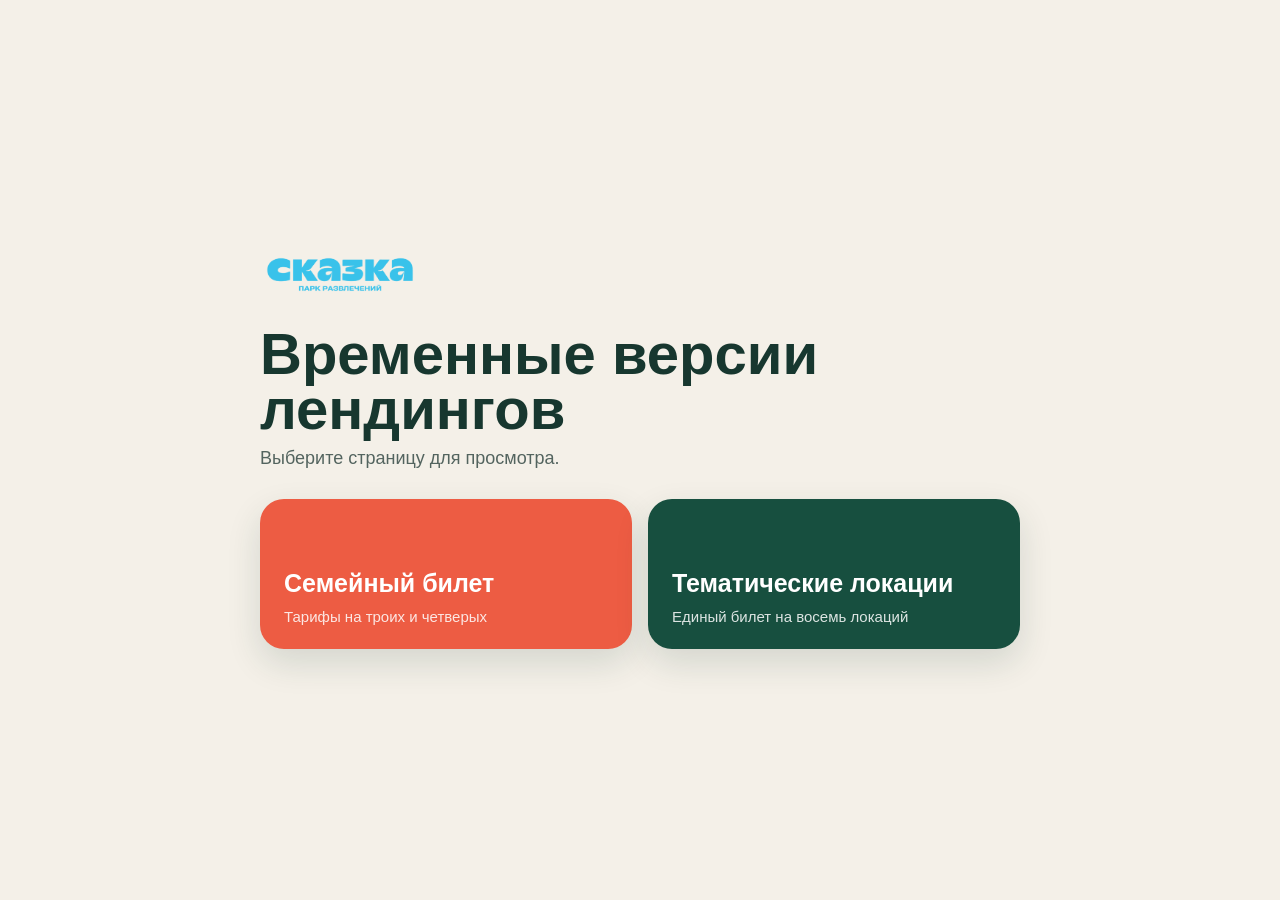
<file: index.html>
<!doctype html>
<html lang="ru">
<head>
  <meta charset="utf-8">
  <meta name="viewport" content="width=device-width, initial-scale=1">
  <meta name="robots" content="noindex, nofollow">
  <title>ВК-лендинги — Парк Сказка</title>
  <style>
    :root { color-scheme: light; font-family: Arial, sans-serif; }
    * { box-sizing: border-box; }
    body { margin: 0; min-height: 100vh; display: grid; place-items: center; padding: 24px; background: #f4f0e8; color: #17372f; }
    main { width: min(760px, 100%); }
    img { width: 160px; height: auto; display: block; margin-bottom: 28px; }
    h1 { margin: 0 0 12px; font-size: clamp(32px, 7vw, 58px); line-height: .95; }
    p { margin: 0 0 30px; color: #53645f; font-size: 18px; }
    nav { display: grid; grid-template-columns: repeat(2, minmax(0, 1fr)); gap: 16px; }
    a { display: grid; min-height: 150px; align-content: end; padding: 24px; border-radius: 24px; color: white; text-decoration: none; font-size: 25px; font-weight: 700; box-shadow: 0 14px 34px rgba(23,55,47,.14); transition: transform .2s ease; }
    a:first-child { background: #ed5c43; }
    a:last-child { background: #174f3f; }
    a:hover, a:focus-visible { transform: translateY(-3px); }
    a:focus-visible { outline: 4px solid #ffcf45; outline-offset: 4px; }
    small { display: block; margin-top: 10px; font-size: 15px; font-weight: 400; opacity: .85; }
    @media (max-width: 620px) { nav { grid-template-columns: 1fr; } a { min-height: 130px; } }
  </style>
</head>
<body>
  <main>
    <img src="family-ticket/assets/skazka-logo.png" alt="Парк Сказка">
    <h1>Временные версии лендингов</h1>
    <p>Выберите страницу для просмотра.</p>
    <nav aria-label="Лендинги">
      <a href="family-ticket/">Семейный билет<small>Тарифы на троих и четверых</small></a>
      <a href="theme-locations/">Тематические локации<small>Единый билет на восемь локаций</small></a>
    </nav>
  </main>
</body>
</html>
</file>
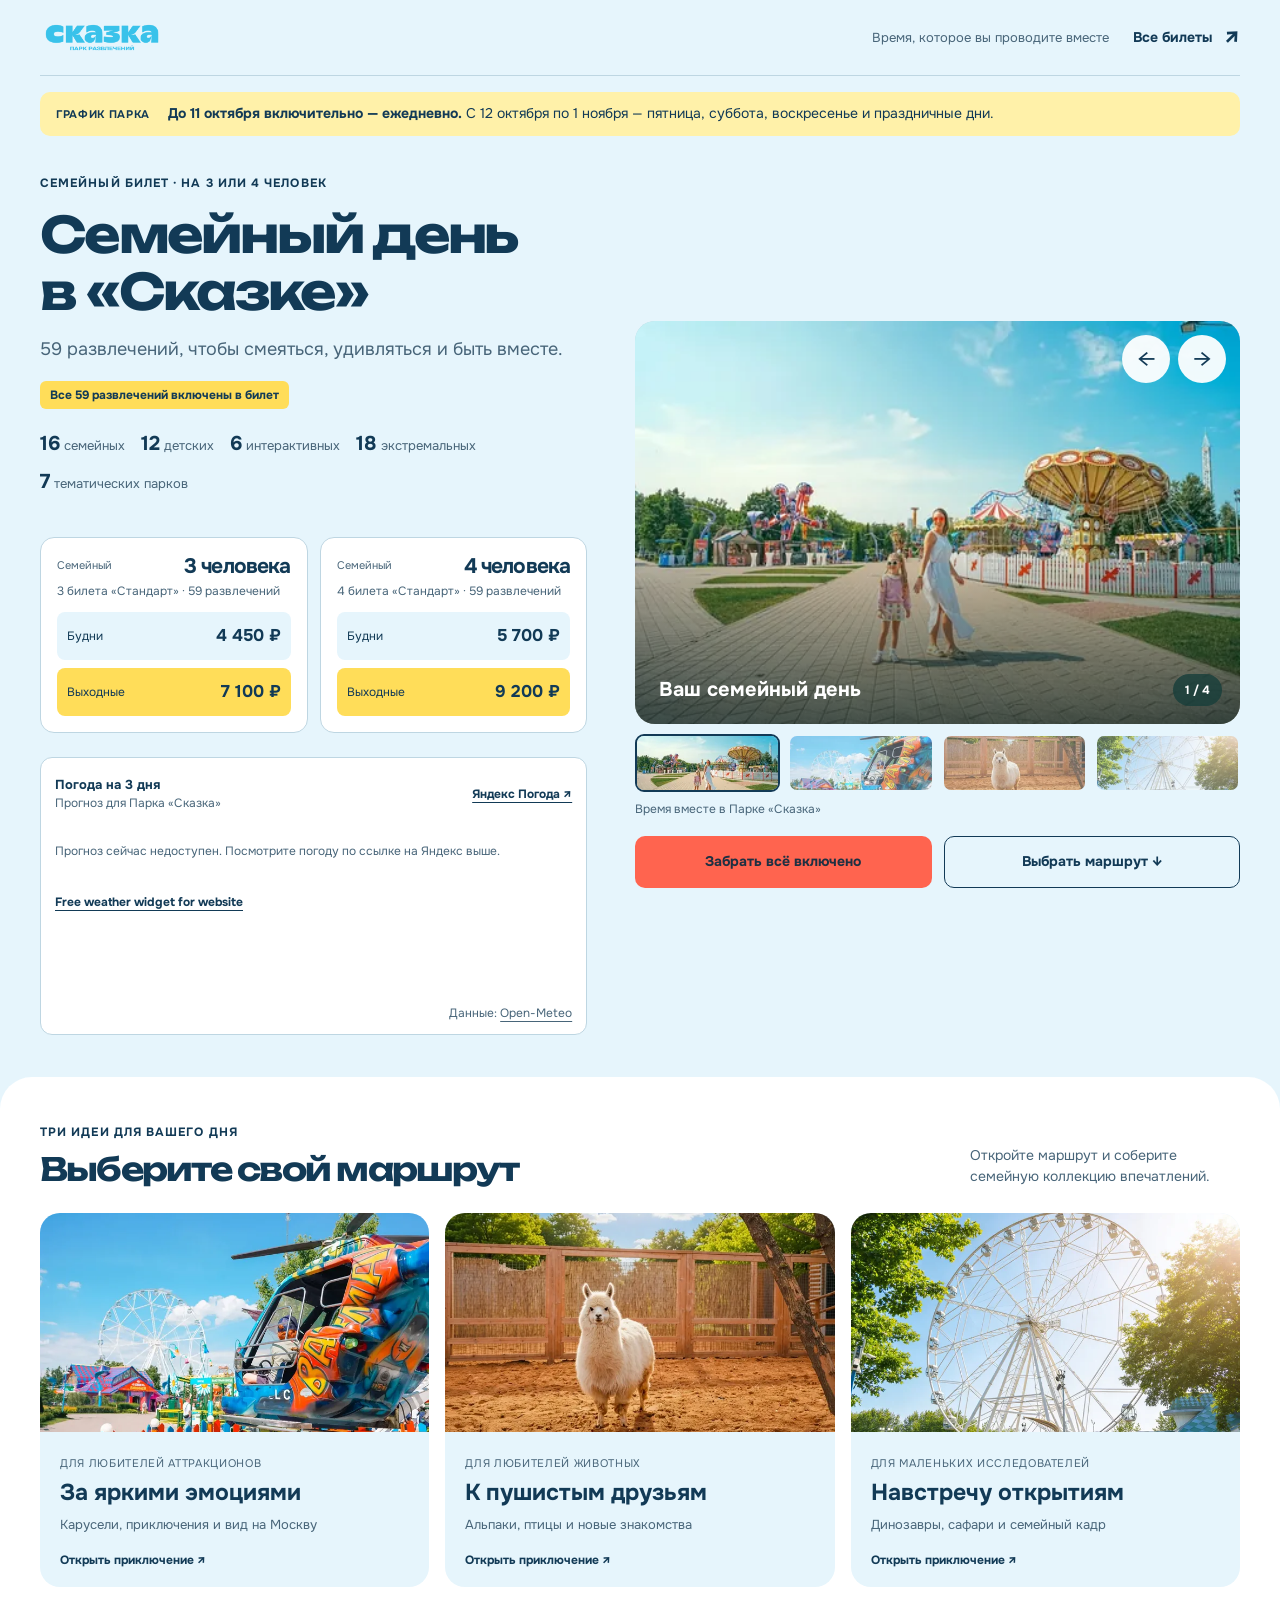
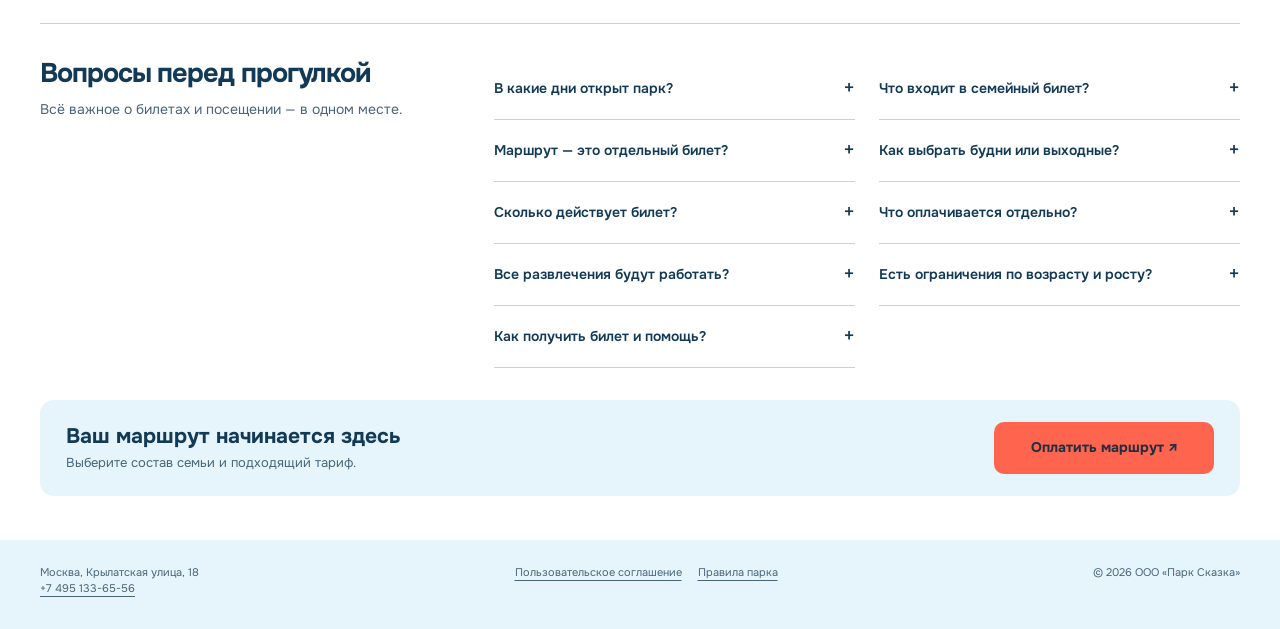
<file: family-ticket/index.html>
<!doctype html>
<html lang="ru">
<head>
<meta charset="utf-8">
<meta name="viewport" content="width=device-width, initial-scale=1, viewport-fit=cover">
<meta name="description" content="Семейный день в Парке «Сказка»: 59 развлечений в семейном билете на 3 или 4 человек. Точные тарифы на будни и выходные.">
<meta name="robots" content="noindex,nofollow">
<meta property="og:locale" content="ru_RU"><meta property="og:type" content="website"><meta property="og:site_name" content="Парк «Сказка»">
<meta property="og:title" content="Семейный день в Парке «Сказка»">
<meta property="og:description" content="59 развлечений для всей семьи. Билеты на 3 или 4 человек, тарифы на будни и выходные.">
<meta name="theme-color" content="#e6f5fc">
<title>Семейный билет — Парк «Сказка»</title>
<link rel="icon" href="favicon.svg" type="image/svg+xml" sizes="any">
<link rel="preload" href="../family-ticket/assets/fonts/onest-400.woff2" as="font" type="font/woff2" crossorigin>
<link rel="preload" href="../family-ticket/assets/fonts/unbounded-700.woff2" as="font" type="font/woff2" crossorigin>
<link rel="stylesheet" href="../shared/styles.css">
<script src="tracking-config.js"></script><script src="script.js" defer></script><script src="../shared/ui.js" defer></script>
</head>
<body data-page="family-ticket">
<noscript><div><img src="https://top-fwz1.mail.ru/counter?id=3794718;js=na" style="position:absolute;left:-9999px;" alt="Top.Mail.Ru"></div></noscript>
<noscript><div><img src="https://mc.yandex.ru/watch/107188789" style="position:absolute;left:-9999px;" alt=""></div></noscript>
<a class="skip-link" href="#tickets">К тарифам</a>
<header class="site-header wrap">
<a class="brand" href="https://parkskazka.com/" aria-label="На сайт Парка Сказка"><img src="assets/skazka-logo.png" alt="Парк Сказка" width="124" height="36"></a>
<p class="header-note">Время, которое вы проводите вместе</p>
<a class="header-buy" href="https://prices.parkskazka.com/">Все билеты</a>
</header>
<aside class="season-notice wrap" aria-label="График работы парка"><span>График парка</span><p><strong>До 11 октября включительно — ежедневно.</strong> С 12 октября по 1 ноября — пятница, суббота, воскресенье и праздничные дни.</p></aside>
<main>
<section class="hero wrap" aria-labelledby="family-title">
<div class="hero-copy"><p class="eyebrow">Семейный билет · на 3 или 4 человек</p><h1 id="family-title"><span>Семейный день</span><span>в «Сказке»</span></h1><p class="hero-lead">59 развлечений, чтобы смеяться, удивляться и быть вместе.</p><span class="included-label">Все 59 развлечений включены в билет</span><ul class="benefits" aria-label="Развлечения в билете"><li><strong>16</strong>семейных</li><li><strong>12</strong>детских</li><li><strong>6</strong>интерактивных</li><li><strong>18</strong>экстремальных</li><li><strong>7</strong>тематических парков</li></ul></div>
<div class="gallery-block"><div class="gallery" data-gallery role="group" aria-label="Фотогалерея">
<div class="gallery-stage">
<figure class="gallery-slide" data-name="Ваш семейный день"><img src="assets/hero-poster-480.webp" srcset="assets/hero-poster-480.webp 480w, assets/hero-poster-1200.webp 1200w" sizes="(max-width: 760px) calc(100vw - 32px), 48vw" alt="Время вместе в Парке «Сказка»" width="1200" height="800" draggable="false" fetchpriority="high"><figcaption>Ваш семейный день</figcaption></figure>
<figure class="gallery-slide" data-name="Аттракционы для всей семьи" hidden><img src="assets/ride-720.webp" srcset="assets/ride-720.webp 720w, assets/ride.webp 1440w" sizes="(max-width: 760px) calc(100vw - 32px), 48vw" alt="Семейный аттракцион в Парке «Сказка»" width="1200" height="800" draggable="false" loading="lazy"><figcaption>Аттракционы для всей семьи</figcaption></figure>
<figure class="gallery-slide" data-name="Встречи с альпаками" hidden><img src="assets/alpaca-720.webp" srcset="assets/alpaca-720.webp 720w, assets/alpaca.webp 1200w" sizes="(max-width: 760px) calc(100vw - 32px), 48vw" alt="Альпака в тематическом парке" width="1200" height="800" draggable="false" loading="lazy"><figcaption>Встречи с альпаками</figcaption></figure>
<figure class="gallery-slide" data-name="Москва с высоты" hidden><img src="assets/ferris-720.webp" srcset="assets/ferris-720.webp 720w, assets/ferris.webp 1440w" sizes="(max-width: 760px) calc(100vw - 32px), 48vw" alt="Колесо обозрения в Парке «Сказка»" width="1200" height="800" draggable="false" loading="lazy"><figcaption>Москва с высоты</figcaption></figure>
<div class="gallery-arrows"><button class="gallery-arrow" data-gallery-step="-1" type="button" aria-label="Предыдущая фотография">←</button><button class="gallery-arrow" data-gallery-step="1" type="button" aria-label="Следующая фотография">→</button></div><span class="gallery-counter" aria-hidden="true">1 / 4</span>
</div>
<div class="gallery-thumbs" style="--slides:4"><button class="gallery-thumb" type="button" aria-label="Показать: Ваш семейный день" aria-pressed="true"><img src="assets/hero-poster-240.webp" alt="" width="120" height="80" draggable="false" loading="lazy"></button><button class="gallery-thumb" type="button" aria-label="Показать: Аттракционы для всей семьи" aria-pressed="false"><img src="assets/ride-240.webp" alt="" width="120" height="80" draggable="false" loading="lazy"></button><button class="gallery-thumb" type="button" aria-label="Показать: Встречи с альпаками" aria-pressed="false"><img src="assets/alpaca-240.webp" alt="" width="120" height="80" draggable="false" loading="lazy"></button><button class="gallery-thumb" type="button" aria-label="Показать: Москва с высоты" aria-pressed="false"><img src="assets/ferris-240.webp" alt="" width="120" height="80" draggable="false" loading="lazy"></button></div>
<p class="gallery-status" aria-live="polite" aria-atomic="true">Время вместе в Парке «Сказка»</p>
</div><div class="hero-actions"><a class="button button--primary" data-micro-goal="family_tariff_selector_open" href="#tickets">Забрать всё включено</a><a class="button button--secondary" href="#routes">Выбрать маршрут ↓</a></div></div>
<div class="ticket-zone" id="tickets" role="group" aria-label="Тарифы семейного билета">
<article class="ticket-card"><div class="ticket-topline"><span>Семейный</span><h2>3 человека</h2></div><p class="ticket-includes">3 билета «Стандарт» · 59 развлечений</p><div class="ticket-prices"><a class="price-button" data-goal="family_3_weekday" data-product-id="13166429" data-tariff="weekday" data-price="4450" href="https://pay.parkskazka.com/goods/13166429?quantity=1"><span>Будни</span><strong>4 450 ₽</strong></a><a class="price-button price-button--weekend" data-goal="family_3_weekend" data-product-id="13166430" data-tariff="weekend" data-price="7100" href="https://pay.parkskazka.com/goods/13166430?quantity=1"><span>Выходные</span><strong>7 100 ₽</strong></a></div></article><article class="ticket-card"><div class="ticket-topline"><span>Семейный</span><h2>4 человека</h2></div><p class="ticket-includes">4 билета «Стандарт» · 59 развлечений</p><div class="ticket-prices"><a class="price-button" data-goal="family_4_weekday" data-product-id="13166432" data-tariff="weekday" data-price="5700" href="https://pay.parkskazka.com/goods/13166432?quantity=1"><span>Будни</span><strong>5 700 ₽</strong></a><a class="price-button price-button--weekend" data-goal="family_4_weekend" data-product-id="13166434" data-tariff="weekend" data-price="9200" href="https://pay.parkskazka.com/goods/13166434?quantity=1"><span>Выходные</span><strong>9 200 ₽</strong></a></div></article>
</div>
<div class="weather weather--forecast"><div class="weather-heading"><div><strong>Погода на 3 дня</strong><p>Прогноз для Парка «Сказка»</p></div><a href="https://yandex.ru/pogoda/ru?lat=55.768&amp;lon=37.44" target="_blank" rel="noopener">Яндекс Погода ↗</a></div><div class="weather-widget" data-weather-widget data-days="3" aria-busy="true"><p class="weather-status" role="status">Загружаем прогноз…</p><div class="forecast-grid" data-weather-mount role="list" aria-label="Прогноз погоды на три дня"></div><p class="weather-attribution">Данные: <a href="https://open-meteo.com/" target="_blank" rel="noopener">Open-Meteo</a></p></div><noscript><p>Откройте Яндекс Погоду по ссылке выше, чтобы посмотреть прогноз.</p></noscript></div>
</section>
<section class="explore" id="routes" aria-labelledby="route-title"><div class="wrap">
<div class="section-heading"><div><p class="eyebrow">Три идеи для вашего дня</p><h2 id="route-title">Выберите свой маршрут</h2></div><p>Откройте маршрут и соберите семейную коллекцию впечатлений.</p></div>
<div class="route-grid"><button class="route-card" type="button" data-dialog-template="route-ride" data-dialog-goal="family_route_open" aria-haspopup="dialog"><img src="assets/ride-320.webp" srcset="assets/ride-320.webp 320w, assets/ride-720.webp 720w, assets/ride.webp 1200w" sizes="(max-width: 760px) 105px, 30vw" alt="" width="720" height="480" loading="lazy" draggable="false"><span class="route-card-copy"><small>Для любителей аттракционов</small><strong>За яркими эмоциями</strong><span class="route-hint">Карусели, приключения и вид на Москву</span><span class="card-open">Открыть приключение ↗</span></span></button><button class="route-card" type="button" data-dialog-template="route-friends" data-dialog-goal="family_route_open" aria-haspopup="dialog"><img src="assets/alpaca-320.webp" srcset="assets/alpaca-320.webp 320w, assets/alpaca-720.webp 720w, assets/alpaca.webp 1200w" sizes="(max-width: 760px) 105px, 30vw" alt="" width="720" height="480" loading="lazy" draggable="false"><span class="route-card-copy"><small>Для любителей животных</small><strong>К пушистым друзьям</strong><span class="route-hint">Альпаки, птицы и новые знакомства</span><span class="card-open">Открыть приключение ↗</span></span></button><button class="route-card" type="button" data-dialog-template="route-discover" data-dialog-goal="family_route_open" aria-haspopup="dialog"><img src="assets/ferris-320.webp" srcset="assets/ferris-320.webp 320w, assets/ferris-720.webp 720w, assets/ferris.webp 1200w" sizes="(max-width: 760px) 105px, 30vw" alt="" width="720" height="480" loading="lazy" draggable="false"><span class="route-card-copy"><small>Для маленьких исследователей</small><strong>Навстречу открытиям</strong><span class="route-hint">Динозавры, сафари и семейный кадр</span><span class="card-open">Открыть приключение ↗</span></span></button></div>
<div class="faq-section"><div class="faq-heading"><h2>Вопросы перед прогулкой</h2><p>Всё важное о билетах и посещении — в одном месте.</p></div><div class="faq"><details><summary>В какие дни открыт парк?</summary><p>До 11 октября 2026 года включительно парк открыт ежедневно. С 12 октября по 1 ноября 2026 года включительно — по пятницам, субботам, воскресеньям и в праздничные дни.</p></details><details><summary>Что входит в семейный билет?</summary><p>Три или четыре билета «Стандарт» — по числу гостей. Для каждого включены 59 развлечений: семейные и детские аттракционы, интерактивные локации, экстремальные аттракционы и семь тематических парков.</p></details><details><summary>Маршрут — это отдельный билет?</summary><p>Нет. Это идея прогулки и мини-задания для семьи. Вы можете менять порядок и выбирать другие развлечения из своего тарифа.</p></details><details><summary>Как выбрать будни или выходные?</summary><p>В обычные будни выбирайте тариф буднего дня, в субботу, воскресенье и официальные праздничные дни — тариф выходного дня. С 12 октября из будних дней парк открыт только по пятницам.</p></details><details><summary>Сколько действует билет?</summary><p>Билет активируется при первом проходе и действует до конца этого дня. Возвращаться к включённым в тариф развлечениям можно в течение дня.</p></details><details><summary>Что оплачивается отдельно?</summary><p>Питание, корм для животных и дополнительные услуги не входят в стоимость, если иное не указано в выбранном тарифе.</p></details><details><summary>Все развлечения будут работать?</summary><p>Работа площадок зависит от погоды и технических условий. Перед поездкой проверьте <a href="https://parkskazka.com/entertainment-traffic-light/">что сейчас работает</a> на сайте парка.</p></details><details><summary>Есть ограничения по возрасту и росту?</summary><p>У каждого аттракциона и парка свои правила допуска. Перед посещением проверьте их на странице площадки и следуйте указаниям сотрудников.</p></details><details><summary>Как получить билет и помощь?</summary><p>После оплаты билет с QR-кодом придёт на указанный email. По вопросам покупки и посещения: <a href="tel:+74951336556">+7 495 133-65-56</a> или <a href="mailto:info@parkskazka.com">info@parkskazka.com</a>.</p></details></div></div>
<div class="closing-cta"><div><strong>Ваш маршрут начинается здесь</strong><p>Выберите состав семьи и подходящий тариф.</p></div><a class="button button--primary" data-micro-goal="family_tariff_selector_open" href="#tickets">Оплатить маршрут ↗</a></div>
</div></section>
<template id="route-ride"><img class="dialog-image" src="assets/ride-720.webp" alt="Для любителей аттракционов" width="720" height="480"><div class="dialog-content"><p class="eyebrow">Семейное приключение</p><h2>За яркими эмоциями</h2><p>Начните с лёгкого, найдите любимый аттракцион и завершите прогулку видом на парк. Темп и порядок выбираете вы.</p><fieldset class="mission-list"><legend>Три задания для вашей команды</legend><label class="mission"><input type="checkbox"><span><strong>1. Выберите первый аттракцион</strong><small>Пусть каждый предложит свой вариант. Проверьте ограничения по росту и возрасту.</small></span></label><label class="mission"><input type="checkbox"><span><strong>2. Найдите семейного фаворита</strong><small>После поездки сравните впечатления: кто смеялся громче всех?</small></span></label><label class="mission"><input type="checkbox"><span><strong>3. Посмотрите на парк сверху</strong><small>На Колесе обозрения найдите места, где уже побывали.</small></span></label></fieldset><p class="mission-status" role="status">Ваши открытия: 0 из 3</p><p class="dialog-note">Это идея прогулки, а не отдельный тариф. Посещение — по правилам площадок и при их работе.</p><div class="dialog-actions"><a class="button button--primary" data-close-dialog href="#tickets">Выбрать билет</a><a class="button button--secondary" href="https://parkskazka.com/o-parke/shema-parka/">Схема парка ↗</a></div></div></template><template id="route-friends"><img class="dialog-image" src="assets/alpaca-720.webp" alt="Для любителей животных" width="720" height="480"><div class="dialog-content"><p class="eyebrow">Семейное приключение</p><h2>К пушистым друзьям</h2><p>Соберите день из тёплых встреч. Наблюдайте за животными, задавайте вопросы сотрудникам и знакомьтесь в спокойном темпе.</p><fieldset class="mission-list"><legend>Три задания для вашей команды</legend><label class="mission"><input type="checkbox"><span><strong>1. Узнайте альпаку уакайа</strong><small>В Альпака Парке обратите внимание на густую мягкую шерсть.</small></span></label><label class="mission"><input type="checkbox"><span><strong>2. Откройте мир птиц</strong><small>В Авиариуме найдите птицу с самым необычным оперением.</small></span></label><label class="mission"><input type="checkbox"><span><strong>3. Познакомьтесь с обитателями ЕНОТиИ</strong><small>Попробуйте вместе вспомнить всех животных, которых увидели.</small></span></label></fieldset><p class="mission-status" role="status">Ваши открытия: 0 из 3</p><p class="dialog-note">Это идея прогулки, а не отдельный тариф. Посещение — по правилам площадок и при их работе.</p><div class="dialog-actions"><a class="button button--primary" data-close-dialog href="#tickets">Выбрать билет</a><a class="button button--secondary" href="https://parkskazka.com/o-parke/shema-parka/">Схема парка ↗</a></div></div></template><template id="route-discover"><img class="dialog-image" src="assets/ferris-720.webp" alt="Для маленьких исследователей" width="720" height="480"><div class="dialog-content"><p class="eyebrow">Семейное приключение</p><h2>Навстречу открытиям</h2><p>Отправьтесь в небольшую экспедицию: познакомьтесь с древним миром, найдите сюрпризы в джунглях и сохраните общий кадр.</p><fieldset class="mission-list"><legend>Три задания для вашей команды</legend><label class="mission"><input type="checkbox"><span><strong>1. Найдите самого большого динозавра</strong><small>В Дино Парке сравните его размер со своим ростом.</small></span></label><label class="mission"><input type="checkbox"><span><strong>2. Отправьтесь в Дино Сафари</strong><small>Во время поездки заметите ли вы заброшенную лабораторию?</small></span></label><label class="mission"><input type="checkbox"><span><strong>3. Сохраните открытие дня</strong><small>Сделайте семейное фото и придумайте ему название.</small></span></label></fieldset><p class="mission-status" role="status">Ваши открытия: 0 из 3</p><p class="dialog-note">Это идея прогулки, а не отдельный тариф. Посещение — по правилам площадок и при их работе.</p><div class="dialog-actions"><a class="button button--primary" data-close-dialog href="#tickets">Выбрать билет</a><a class="button button--secondary" href="https://parkskazka.com/o-parke/shema-parka/">Схема парка ↗</a></div></div></template>
</main>
<footer class="site-footer wrap"><span>Москва, Крылатская улица, 18<br><a href="tel:+74951336556">+7 495 133-65-56</a></span><nav class="footer-links" aria-label="Правовая информация"><a href="https://parkskazka.com/user-agreement/">Пользовательское соглашение</a><a href="https://parkskazka.com/o-parke/pravila-parka/">Правила парка</a></nav><span>© 2026 ООО «Парк Сказка»</span></footer>
<a class="mobile-cta" data-micro-goal="family_tariff_selector_open" href="#tickets"><span>Выбрать семейный билет</span><strong>от 4 450 ₽</strong></a>
<dialog class="dialog" id="detail-dialog"><div class="dialog-shell"><button class="dialog-close" type="button" aria-label="Закрыть описание" autofocus>×</button><div data-dialog-content></div></div></dialog>
</body></html>
</file>
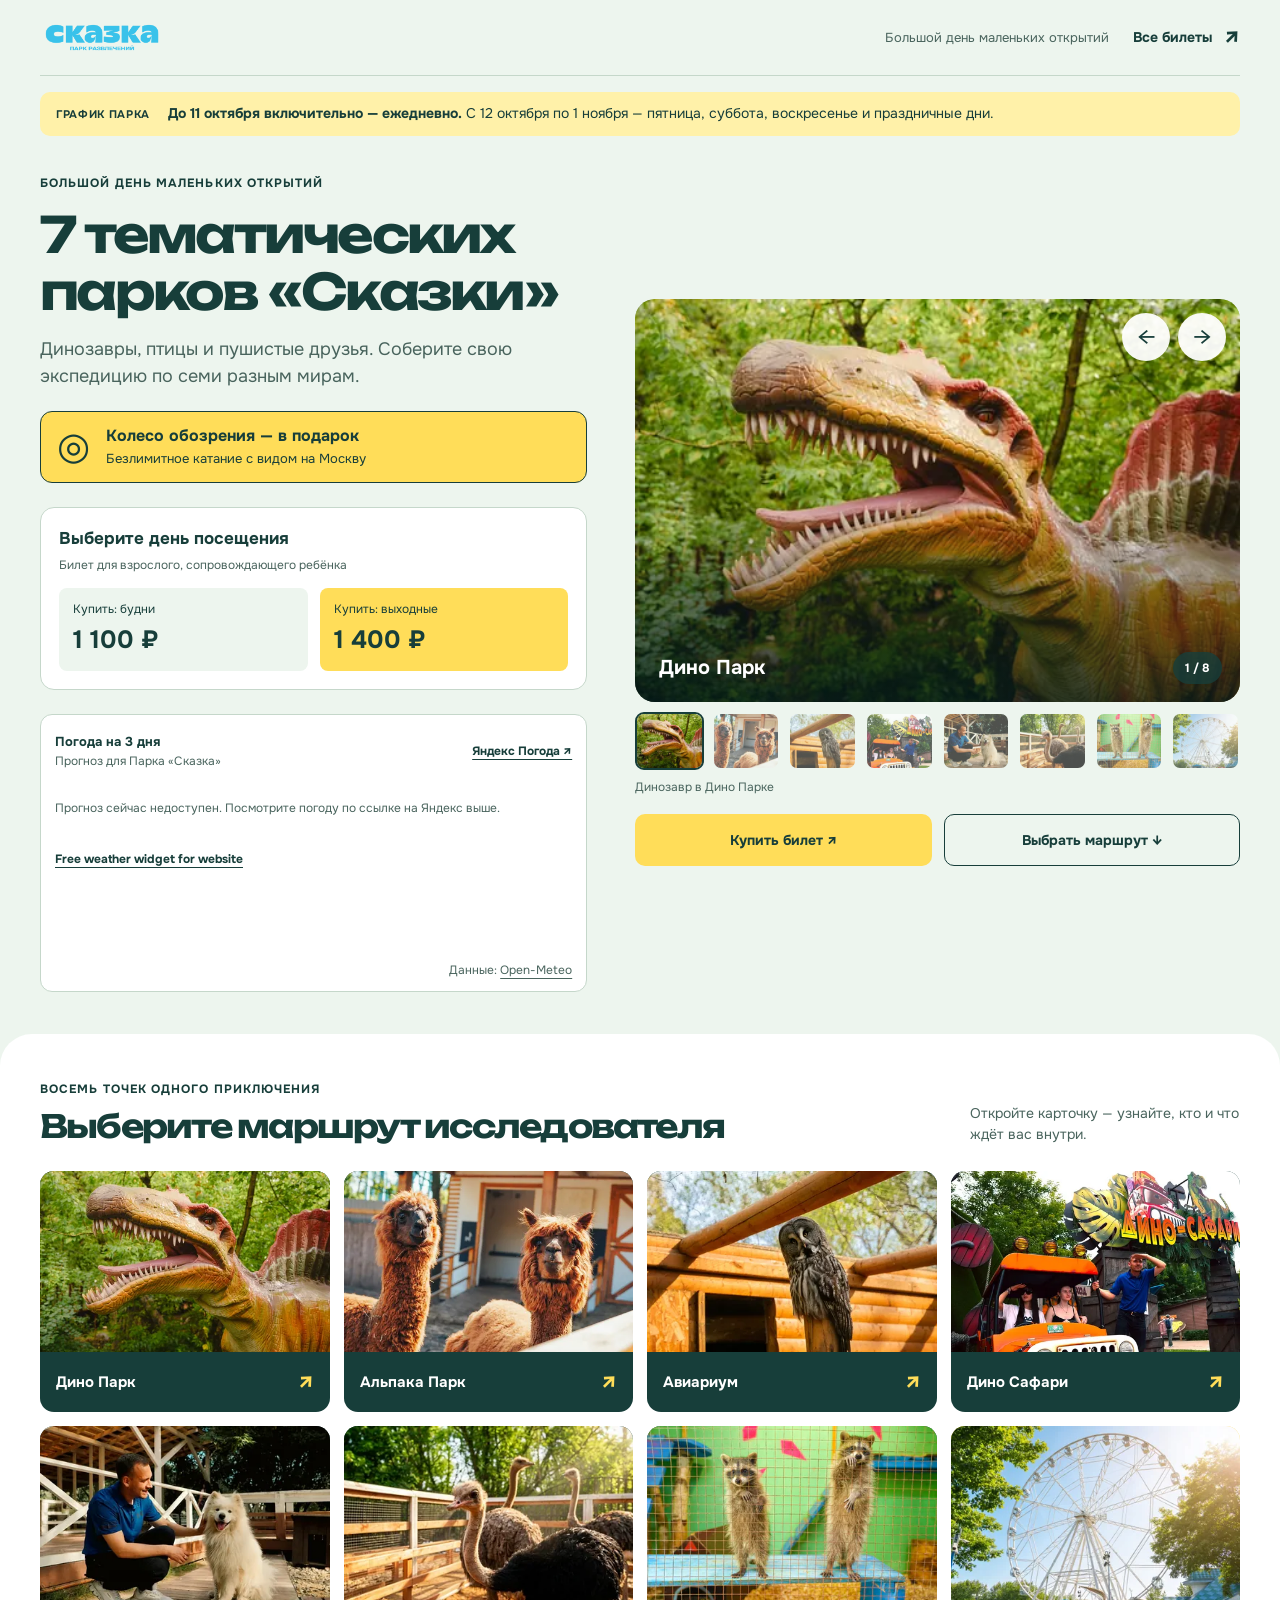
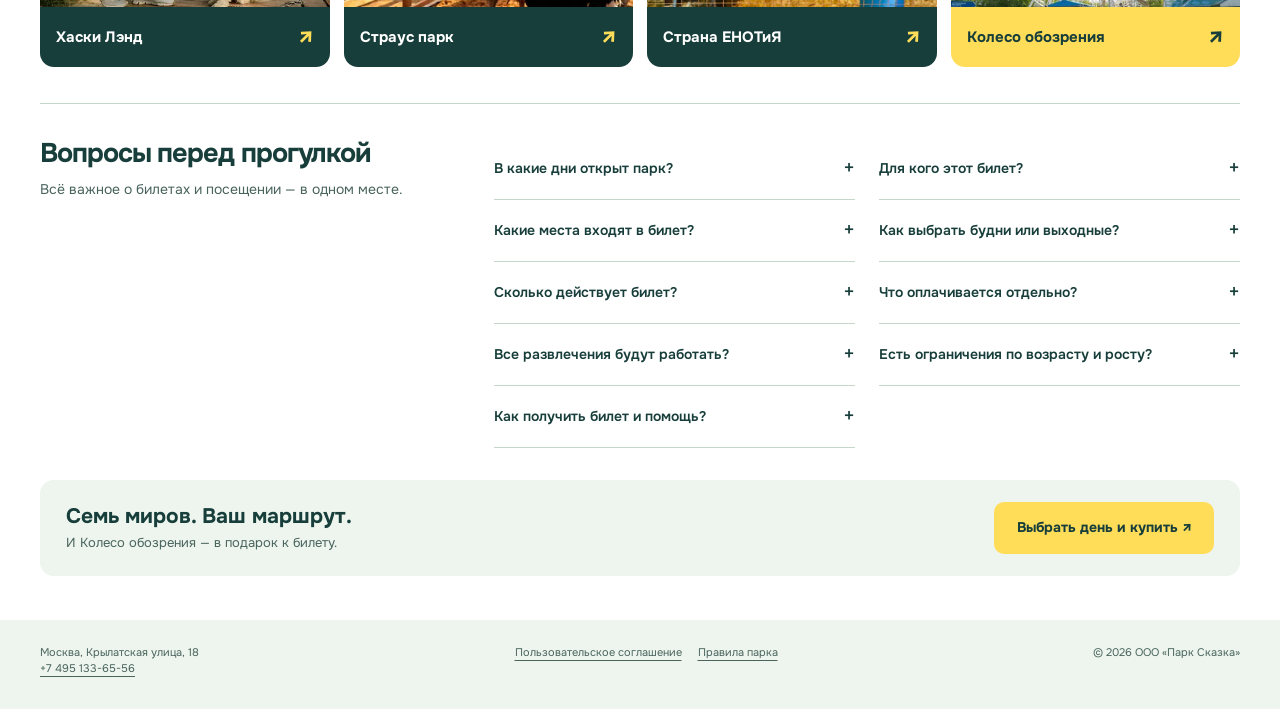
<file: theme-locations/index.html>
<!doctype html>
<html lang="ru">
<head>
<meta charset="utf-8">
<meta name="viewport" content="width=device-width, initial-scale=1, viewport-fit=cover">
<meta name="description" content="7 тематических парков в Парке «Сказка» и подарок — безлимитное Колесо обозрения. Билет для взрослого, сопровождающего ребёнка.">
<meta name="robots" content="noindex,nofollow">
<meta property="og:locale" content="ru_RU"><meta property="og:type" content="website"><meta property="og:site_name" content="Парк «Сказка»">
<meta property="og:title" content="7 тематических парков + Колесо обозрения в подарок">
<meta property="og:description" content="Один билет для взрослого, сопровождающего ребёнка. Семь парков и безлимитное Колесо обозрения.">
<meta name="theme-color" content="#edf5ee">
<title>Тематические парки — Парк «Сказка»</title>
<link rel="icon" href="favicon.svg" type="image/svg+xml" sizes="any">
<link rel="preload" href="../family-ticket/assets/fonts/onest-400.woff2" as="font" type="font/woff2" crossorigin>
<link rel="preload" href="../family-ticket/assets/fonts/unbounded-700.woff2" as="font" type="font/woff2" crossorigin>
<link rel="stylesheet" href="../shared/styles.css">
<script src="tracking-config.js"></script><script src="script.js" defer></script><script src="../shared/ui.js" defer></script>
</head>
<body data-page="theme-locations">
<noscript><div><img src="https://top-fwz1.mail.ru/counter?id=3794718;js=na" style="position:absolute;left:-9999px;" alt="Top.Mail.Ru"></div></noscript>
<noscript><div><img src="https://mc.yandex.ru/watch/107188789" style="position:absolute;left:-9999px;" alt=""></div></noscript>
<a class="skip-link" href="#theme-tickets">К тарифам</a>
<header class="site-header wrap">
<a class="brand" href="https://parkskazka.com/" aria-label="На сайт Парка Сказка"><img src="assets/skazka-logo.png" alt="Парк Сказка" width="124" height="36"></a>
<p class="header-note">Большой день маленьких открытий</p>
<a class="header-buy" href="https://prices.parkskazka.com/">Все билеты</a>
</header>
<aside class="season-notice wrap" aria-label="График работы парка"><span>График парка</span><p><strong>До 11 октября включительно — ежедневно.</strong> С 12 октября по 1 ноября — пятница, суббота, воскресенье и праздничные дни.</p></aside>
<main>
<section class="hero wrap" aria-labelledby="theme-title">
<div class="hero-copy"><p class="eyebrow">Большой день маленьких открытий</p><h1 id="theme-title"><span>7 тематических</span><span>парков «Сказки»</span></h1><p class="hero-lead">Динозавры, птицы и пушистые друзья. Соберите свою экспедицию по семи разным мирам.</p><div class="gift"><span class="gift-icon" aria-hidden="true">◎</span><div><strong>Колесо обозрения — в подарок</strong><small>Безлимитное катание с видом на Москву</small></div></div></div>
<div class="gallery-block"><div class="gallery" data-gallery role="group" aria-label="Фотогалерея">
<div class="gallery-stage">
<figure class="gallery-slide" data-name="Дино Парк"><img src="assets/hero-dino-480.webp" srcset="assets/hero-dino-480.webp 480w, assets/hero-dino-900.webp 900w, assets/hero-dino.webp 1800w" sizes="(max-width: 760px) calc(100vw - 32px), 48vw" alt="Динозавр в Дино Парке" width="1200" height="800" draggable="false" fetchpriority="high"><figcaption>Дино Парк</figcaption></figure>
<figure class="gallery-slide" data-name="Альпака Парк" hidden><img src="assets/hero-alpaca-480.webp" srcset="assets/hero-alpaca-480.webp 480w, assets/hero-alpaca-900.webp 900w, assets/hero-alpaca.webp 1800w" sizes="(max-width: 760px) calc(100vw - 32px), 48vw" alt="Альпаки породы уакайа в Альпака Парке" width="1200" height="800" draggable="false" loading="lazy"><figcaption>Альпака Парк</figcaption></figure>
<figure class="gallery-slide" data-name="Авиариум" hidden><img src="assets/hero-aviarium-480.webp" srcset="assets/hero-aviarium-480.webp 480w, assets/hero-aviarium-900.webp 900w, assets/hero-aviarium.webp 1800w" sizes="(max-width: 760px) calc(100vw - 32px), 48vw" alt="Сова в Парке птиц Авиариум" width="1200" height="800" draggable="false" loading="lazy"><figcaption>Авиариум</figcaption></figure>
<figure class="gallery-slide" data-name="Дино Сафари" hidden><img src="assets/hero-safari-480.webp" srcset="assets/hero-safari-480.webp 480w, assets/hero-safari-900.webp 900w, assets/hero-safari.webp 1800w" sizes="(max-width: 760px) calc(100vw - 32px), 48vw" alt="Сафари-джип в Дино Сафари" width="1200" height="800" draggable="false" loading="lazy"><figcaption>Дино Сафари</figcaption></figure>
<figure class="gallery-slide" data-name="Хаски Лэнд" hidden><img src="assets/husky-800.webp" alt="Самоед и гость в Хаски Лэнде" width="1200" height="800" draggable="false" loading="lazy"><figcaption>Хаски Лэнд</figcaption></figure>
<figure class="gallery-slide" data-name="Страус парк" hidden><img src="assets/ostrich-800.webp" alt="Страусы в Страус парке" width="1200" height="800" draggable="false" loading="lazy"><figcaption>Страус парк</figcaption></figure>
<figure class="gallery-slide" data-name="Страна ЕНОТиЯ" hidden><img src="assets/enotiya-720.webp" alt="Два енота в зоодоме Страна ЕНОТиЯ" width="1200" height="800" draggable="false" loading="lazy"><figcaption>Страна ЕНОТиЯ</figcaption></figure>
<figure class="gallery-slide" data-name="Колесо обозрения" hidden><img src="assets/ferris-720.webp" alt="Колесо обозрения над Парком Сказка" width="1200" height="800" draggable="false" loading="lazy"><figcaption>Колесо обозрения</figcaption></figure>
<div class="gallery-arrows"><button class="gallery-arrow" data-gallery-step="-1" type="button" aria-label="Предыдущая фотография">←</button><button class="gallery-arrow" data-gallery-step="1" type="button" aria-label="Следующая фотография">→</button></div><span class="gallery-counter" aria-hidden="true">1 / 8</span>
</div>
<div class="gallery-thumbs" style="--slides:8"><button class="gallery-thumb" type="button" aria-label="Показать: Дино Парк" aria-pressed="true"><img src="assets/dino-240.webp" alt="" width="120" height="80" draggable="false" loading="lazy"></button><button class="gallery-thumb" type="button" aria-label="Показать: Альпака Парк" aria-pressed="false"><img src="assets/alpaca-240.webp" alt="" width="120" height="80" draggable="false" loading="lazy"></button><button class="gallery-thumb" type="button" aria-label="Показать: Авиариум" aria-pressed="false"><img src="assets/aviarium-240.webp" alt="" width="120" height="80" draggable="false" loading="lazy"></button><button class="gallery-thumb" type="button" aria-label="Показать: Дино Сафари" aria-pressed="false"><img src="assets/safari-240.webp" alt="" width="120" height="80" draggable="false" loading="lazy"></button><button class="gallery-thumb" type="button" aria-label="Показать: Хаски Лэнд" aria-pressed="false"><img src="assets/husky-240.webp" alt="" width="120" height="80" draggable="false" loading="lazy"></button><button class="gallery-thumb" type="button" aria-label="Показать: Страус парк" aria-pressed="false"><img src="assets/ostrich-240.webp" alt="" width="120" height="80" draggable="false" loading="lazy"></button><button class="gallery-thumb" type="button" aria-label="Показать: Страна ЕНОТиЯ" aria-pressed="false"><img src="assets/enotiya-240.webp" alt="" width="120" height="80" draggable="false" loading="lazy"></button><button class="gallery-thumb" type="button" aria-label="Показать: Колесо обозрения" aria-pressed="false"><img src="assets/ferris-240.webp" alt="" width="120" height="80" draggable="false" loading="lazy"></button></div>
<p class="gallery-status" aria-live="polite" aria-atomic="true">Динозавр в Дино Парке</p>
</div><div class="hero-actions"><a class="button button--primary" data-micro-goal="theme_tariff_selector_open" href="#theme-tickets">Купить билет ↗</a><a class="button button--secondary" href="#locations">Выбрать маршрут ↓</a></div></div>
<div class="tariff-strip" id="theme-tickets" role="group" aria-label="Тарифы тематического билета"><div class="tariff-copy"><strong>Выберите день посещения</strong><span>Билет для взрослого, сопровождающего ребёнка</span></div>
<a class="price-button" data-goal="theme_weekday" data-product-id="13166410" data-tariff="weekday" data-price="1100" href="https://pay.parkskazka.com/goods/13166410?quantity=1"><span>Купить: будни</span><strong>1 100 ₽</strong></a>
<a class="price-button price-button--weekend" data-goal="theme_weekend" data-product-id="13166459" data-tariff="weekend" data-price="1400" href="https://pay.parkskazka.com/goods/13166459?quantity=1"><span>Купить: выходные</span><strong>1 400 ₽</strong></a>
</div>
<div class="weather weather--forecast"><div class="weather-heading"><div><strong>Погода на 3 дня</strong><p>Прогноз для Парка «Сказка»</p></div><a href="https://yandex.ru/pogoda/ru?lat=55.768&amp;lon=37.44" target="_blank" rel="noopener">Яндекс Погода ↗</a></div><div class="weather-widget" data-weather-widget data-days="3" aria-busy="true"><p class="weather-status" role="status">Загружаем прогноз…</p><div class="forecast-grid" data-weather-mount role="list" aria-label="Прогноз погоды на три дня"></div><p class="weather-attribution">Данные: <a href="https://open-meteo.com/" target="_blank" rel="noopener">Open-Meteo</a></p></div><noscript><p>Откройте Яндекс Погоду по ссылке выше, чтобы посмотреть прогноз.</p></noscript></div>
</section>
<section class="explore" id="locations" aria-labelledby="trail-title"><div class="wrap">
<div class="section-heading"><div><p class="eyebrow">Восемь точек одного приключения</p><h2 id="trail-title">Выберите маршрут исследователя</h2></div><p>Откройте карточку — узнайте, кто и что ждёт вас внутри.</p></div>
<div class="place-grid"><button class="place-card" type="button" data-dialog-template="place-dino" aria-haspopup="dialog"><img src="assets/hero-dino-480.webp" alt="" width="480" height="320" loading="lazy" draggable="false"><span class="place-copy"><span>Дино Парк</span><em aria-hidden="true">↗</em></span></button><button class="place-card" type="button" data-dialog-template="place-alpaca" aria-haspopup="dialog"><img src="assets/hero-alpaca-480.webp" alt="" width="480" height="320" loading="lazy" draggable="false"><span class="place-copy"><span>Альпака Парк</span><em aria-hidden="true">↗</em></span></button><button class="place-card" type="button" data-dialog-template="place-aviarium" aria-haspopup="dialog"><img src="assets/hero-aviarium-480.webp" alt="" width="480" height="320" loading="lazy" draggable="false"><span class="place-copy"><span>Авиариум</span><em aria-hidden="true">↗</em></span></button><button class="place-card" type="button" data-dialog-template="place-safari" aria-haspopup="dialog"><img src="assets/hero-safari-480.webp" alt="" width="480" height="320" loading="lazy" draggable="false"><span class="place-copy"><span>Дино Сафари</span><em aria-hidden="true">↗</em></span></button><button class="place-card" type="button" data-dialog-template="place-husky" aria-haspopup="dialog"><img src="assets/husky-400.webp" alt="" width="480" height="320" loading="lazy" draggable="false"><span class="place-copy"><span>Хаски Лэнд</span><em aria-hidden="true">↗</em></span></button><button class="place-card" type="button" data-dialog-template="place-ostrich" aria-haspopup="dialog"><img src="assets/ostrich-400.webp" alt="" width="480" height="320" loading="lazy" draggable="false"><span class="place-copy"><span>Страус парк</span><em aria-hidden="true">↗</em></span></button><button class="place-card" type="button" data-dialog-template="place-enotiya" aria-haspopup="dialog"><img src="assets/enotiya-400.webp" alt="" width="480" height="320" loading="lazy" draggable="false"><span class="place-copy"><span>Страна ЕНОТиЯ</span><em aria-hidden="true">↗</em></span></button><button class="place-card place-card--gift" type="button" data-dialog-template="place-ferris" aria-haspopup="dialog"><img src="assets/ferris-400.webp" alt="" width="480" height="320" loading="lazy" draggable="false"><span class="place-copy"><span>Колесо обозрения</span><em aria-hidden="true">↗</em></span></button></div>
<div class="faq-section"><div class="faq-heading"><h2>Вопросы перед прогулкой</h2><p>Всё важное о билетах и посещении — в одном месте.</p></div><div class="faq"><details><summary>В какие дни открыт парк?</summary><p>До 11 октября 2026 года включительно парк открыт ежедневно. С 12 октября по 1 ноября 2026 года включительно — по пятницам, субботам, воскресеньям и в праздничные дни.</p></details><details><summary>Для кого этот билет?</summary><p>Для одного взрослого, который сопровождает ребёнка в тематических парках и на Колесе обозрения. Посещение ребёнка — по его тарифу и правилам конкретной площадки. Этот билет не даёт взрослому доступ к остальным аттракционам.</p></details><details><summary>Какие места входят в билет?</summary><p>Дино Парк, Альпака Парк, Авиариум, Дино Сафари, Хаски Лэнд, Страус парк и зоодом «Страна ЕНОТиЯ». А ещё — безлимитное Колесо обозрения в подарок.</p></details><details><summary>Как выбрать будни или выходные?</summary><p>В обычные будни выбирайте тариф буднего дня, в субботу, воскресенье и официальные праздничные дни — тариф выходного дня. С 12 октября из будних дней парк открыт только по пятницам.</p></details><details><summary>Сколько действует билет?</summary><p>Билет активируется при первом проходе и действует до конца этого дня. Возвращаться к включённым в тариф развлечениям можно в течение дня.</p></details><details><summary>Что оплачивается отдельно?</summary><p>Питание, корм для животных и дополнительные услуги не входят в стоимость, если иное не указано в выбранном тарифе.</p></details><details><summary>Все развлечения будут работать?</summary><p>Работа площадок зависит от погоды и технических условий. Перед поездкой проверьте <a href="https://parkskazka.com/entertainment-traffic-light/">что сейчас работает</a> на сайте парка.</p></details><details><summary>Есть ограничения по возрасту и росту?</summary><p>У каждого аттракциона и парка свои правила допуска. Перед посещением проверьте их на странице площадки и следуйте указаниям сотрудников.</p></details><details><summary>Как получить билет и помощь?</summary><p>После оплаты билет с QR-кодом придёт на указанный email. По вопросам покупки и посещения: <a href="tel:+74951336556">+7 495 133-65-56</a> или <a href="mailto:info@parkskazka.com">info@parkskazka.com</a>.</p></details></div></div>
<div class="closing-cta"><div><strong>Семь миров. Ваш маршрут.</strong><p>И Колесо обозрения — в подарок к билету.</p></div><a class="button button--primary" data-micro-goal="theme_tariff_selector_open" href="#theme-tickets">Выбрать день и купить ↗</a></div>
</div></section>
<template id="place-dino"><img class="dialog-image" src="assets/hero-dino-900.webp" alt="Динозавр в Дино Парке" width="900" height="600"><div class="dialog-content"><p class="eyebrow">Древний мир</p><h2>Дино Парк</h2><p>Более 30 динозавров в натуральную величину ждут вас среди зелени. Многие двигаются и издают реалистичные рычащие звуки — будто доисторический мир снова ожил.</p><p class="dialog-note">Посещение — по правилам площадки и при её работе. Общение с животными — с учётом указаний сотрудников.</p><div class="dialog-actions"><a class="button button--primary" data-close-dialog href="#theme-tickets">Выбрать билет</a><a class="button button--secondary" href="https://parkskazka.com/places/dinopark/">Подробнее о локации ↗</a></div></div></template><template id="place-alpaca"><img class="dialog-image" src="assets/hero-alpaca-900.webp" alt="Альпаки породы уакайа в Альпака Парке" width="900" height="600"><div class="dialog-content"><p class="eyebrow">Мягкие знакомства</p><h2>Альпака Парк</h2><p>Познакомьтесь с альпаками породы уакайа. Их легко узнать по густой мягкой шерсти и дружелюбному характеру. Неспешная прогулка, любопытные взгляды и тёплые семейные фотографии.</p><p class="dialog-note">Посещение — по правилам площадки и при её работе. Общение с животными — с учётом указаний сотрудников.</p><div class="dialog-actions"><a class="button button--primary" data-close-dialog href="#theme-tickets">Выбрать билет</a><a class="button button--secondary" href="https://parkskazka.com/places/alpaka/">Подробнее о локации ↗</a></div></div></template><template id="place-aviarium"><img class="dialog-image" src="assets/hero-aviarium-900.webp" alt="Сова в Парке птиц Авиариум" width="900" height="600"><div class="dialog-content"><p class="eyebrow">Мир пернатых</p><h2>Авиариум</h2><p>Отправьтесь в путешествие по 16 тематическим зонам. Здесь живут 55 видов пернатых из разных уголков планеты: наблюдайте за птицами, замечайте необычное оперение и открывайте их удивительные привычки.</p><p class="dialog-note">Посещение — по правилам площадки и при её работе. Общение с животными — с учётом указаний сотрудников.</p><div class="dialog-actions"><a class="button button--primary" data-close-dialog href="#theme-tickets">Выбрать билет</a><a class="button button--secondary" href="https://parkskazka.com/places/aviarium/">Подробнее о локации ↗</a></div></div></template><template id="place-safari"><img class="dialog-image" src="assets/hero-safari-900.webp" alt="Сафари-джип в Дино Сафари" width="900" height="600"><div class="dialog-content"><p class="eyebrow">Экспедиция в джунгли</p><h2>Дино Сафари</h2><p>Садитесь в сафари-джип и отправляйтесь по маршруту через тропический остров. Впереди густые заросли, заброшенная биологическая лаборатория и встреча с её самыми опасными обитателями — динозаврами.</p><p class="dialog-note">Посещение — по правилам площадки и при её работе. Общение с животными — с учётом указаний сотрудников.</p><div class="dialog-actions"><a class="button button--primary" data-close-dialog href="#theme-tickets">Выбрать билет</a><a class="button button--secondary" href="https://parkskazka.com/places/dino-safari/">Подробнее о локации ↗</a></div></div></template><template id="place-husky"><img class="dialog-image" src="assets/husky-800.webp" alt="Самоед и гость в Хаски Лэнде" width="900" height="600"><div class="dialog-content"><p class="eyebrow">Пушистая компания</p><h2>Хаски Лэнд</h2><p>Здесь живут хаски, самоеды, якутские и карело-финские лайки, кеесхонды и благородный олень Оливер. Наблюдайте за обитателями и спрашивайте сотрудников об их характере и привычках.</p><p class="dialog-note">Посещение — по правилам площадки и при её работе. Общение с животными — с учётом указаний сотрудников.</p><div class="dialog-actions"><a class="button button--primary" data-close-dialog href="#theme-tickets">Выбрать билет</a><a class="button button--secondary" href="https://parkskazka.com/places/husky/">Подробнее о локации ↗</a></div></div></template><template id="place-ostrich"><img class="dialog-image" src="assets/ostrich-800.webp" alt="Страусы в Страус парке" width="900" height="600"><div class="dialog-content"><p class="eyebrow">Большие птицы — большие эмоции</p><h2>Страус парк</h2><p>Вас ждут три удивительных вида страусов. Рассмотрите их поближе, сравните размеры и узнайте у сотрудников, чем отличаются эти необычные птицы.</p><p class="dialog-note">Посещение — по правилам площадки и при её работе. Общение с животными — с учётом указаний сотрудников.</p><div class="dialog-actions"><a class="button button--primary" data-close-dialog href="#theme-tickets">Выбрать билет</a><a class="button button--secondary" href="https://parkskazka.com/places/strausinaya-ferma/">Подробнее о локации ↗</a></div></div></template><template id="place-enotiya"><img class="dialog-image" src="assets/enotiya-720.webp" alt="Два енота в зоодоме Страна ЕНОТиЯ" width="900" height="600"><div class="dialog-content"><p class="eyebrow">Любопытные соседи</p><h2>Страна ЕНОТиЯ</h2><p>Загляните в зоодом, где можно увидеть енотов, сурикатов, ежей, козочек, кроликов, экзотических птиц и многих других обитателей. У каждого — свои привычки и своя история.</p><p class="dialog-note">Посещение — по правилам площадки и при её работе. Общение с животными — с учётом указаний сотрудников.</p><div class="dialog-actions"><a class="button button--primary" data-close-dialog href="#theme-tickets">Выбрать билет</a><a class="button button--secondary" href="https://parkskazka.com/places/zoo/">Подробнее о локации ↗</a></div></div></template><template id="place-ferris"><img class="dialog-image" src="assets/ferris-720.webp" alt="Колесо обозрения над Парком Сказка" width="900" height="600"><div class="dialog-content"><p class="eyebrow">Безлимитный подарок к билету</p><h2>Колесо обозрения</h2><p>Посмотрите на парк и Москву с высоты. Безлимитное катание на Колесе обозрения — подарок к тематическому билету. Возвращайтесь за новым видом в течение дня, когда аттракцион работает.</p><p class="dialog-note">Посещение — по правилам площадки и при её работе.</p><div class="dialog-actions"><a class="button button--primary" data-close-dialog href="#theme-tickets">Выбрать билет</a><a class="button button--secondary" href="https://parkskazka.com/attractions/semejnye-aktivnye/koleso-obozrenia/">Подробнее о локации ↗</a></div></div></template>
</main>
<footer class="site-footer wrap"><span>Москва, Крылатская улица, 18<br><a href="tel:+74951336556">+7 495 133-65-56</a></span><nav class="footer-links" aria-label="Правовая информация"><a href="https://parkskazka.com/user-agreement/">Пользовательское соглашение</a><a href="https://parkskazka.com/o-parke/pravila-parka/">Правила парка</a></nav><span>© 2026 ООО «Парк Сказка»</span></footer>
<a class="mobile-cta" data-micro-goal="theme_tariff_selector_open" href="#theme-tickets"><span>Выбрать день и купить</span><strong>от 1 100 ₽</strong></a>
<dialog class="dialog" id="detail-dialog"><div class="dialog-shell"><button class="dialog-close" type="button" aria-label="Закрыть описание" autofocus>×</button><div data-dialog-content></div></div></dialog>
</body></html>
</file>
<file: shared/styles.css>
@font-face{font-family:Onest;src:url("../family-ticket/assets/fonts/onest-400.woff2") format("woff2");font-weight:400;font-display:swap}
@font-face{font-family:Onest;src:url("../family-ticket/assets/fonts/onest-600.woff2") format("woff2");font-weight:600;font-display:swap}
@font-face{font-family:Onest;src:url("../family-ticket/assets/fonts/onest-700.woff2") format("woff2");font-weight:700;font-display:swap}
@font-face{font-family:Unbounded;src:url("../family-ticket/assets/fonts/unbounded-700.woff2") format("woff2");font-weight:700;font-display:swap}
:root{--ink:#123a56;--paper:#e6f5fc;--accent:#ff644f;--sun:#ffdd59;--white:#fff;--muted:#486579;--line:#bed6e2;--radius:20px}
*{box-sizing:border-box}
html{scroll-behavior:smooth;scroll-padding-top:24px}
body{margin:0;color:var(--ink);background:var(--paper);font-family:Onest,sans-serif;font-size:16px;line-height:1.5;-webkit-text-size-adjust:100%}
body[data-page="theme-locations"]{--ink:#173e3a;--paper:#edf5ee;--accent:#ffdd59;--muted:#49645d;--line:#c5d7ca}
button,a,input{touch-action:manipulation}
button{font:inherit;color:inherit;cursor:pointer;user-select:none;-webkit-user-select:none}
a{color:inherit;text-underline-offset:4px}
button,a{-webkit-tap-highlight-color:transparent}
button:focus-visible,a:focus-visible,summary:focus-visible,input:focus-visible{outline:3px solid #007bb5;outline-offset:5px}
img{display:block;max-width:100%;height:auto}
h1,h2,h3,p,figure{margin:0}
h1,h2{font-family:Unbounded,Onest,sans-serif;font-weight:700;letter-spacing:-.055em;line-height:1.15}
h1{font-size:clamp(32px,3.9vw,57px)}
h1 span{display:block}
h2{font-size:clamp(27px,2.5vw,38px)}
h3{font-weight:700;line-height:1.2}
.wrap{width:min(1280px,calc(100% - 80px));margin-inline:auto}
.site-header{min-height:76px;display:flex;align-items:center;gap:24px;border-bottom:1px solid var(--line)}
.brand{margin-right:auto;display:block}
.brand img{width:124px;height:auto}
.header-note{font-size:13px;color:var(--muted)}
.header-buy{font-size:14px;font-weight:700;text-decoration:none;min-height:48px;display:flex;align-items:center;gap:12px}
.header-buy::after{content:"↗";font-size:22px}
.season-notice{display:flex;align-items:center;gap:18px;margin-top:16px;padding:12px 16px;border-radius:10px;background:#fff1a9;color:var(--ink)}
.season-notice>span{font-size:11px;font-weight:700;letter-spacing:.06em;text-transform:uppercase;flex-shrink:0}
.season-notice p{font-size:14px;line-height:1.4}
.skip-link{position:fixed;top:8px;left:8px;z-index:30;transform:translateY(-160%);background:white;padding:12px}
.skip-link:focus{transform:none}
.hero{display:grid;grid-template-columns: .95fr 1.05fr;grid-template-areas:"copy gallery" "tickets gallery" "weather gallery";gap:24px 48px;padding-block:38px 42px}
.hero-copy{grid-area:copy;align-self:end}
.eyebrow{font-size:12px;font-weight:700;letter-spacing:.09em;text-transform:uppercase;margin-bottom:14px}
.hero-lead{font-size:18px;color:var(--muted);max-width:44ch;margin-top:16px;line-height:1.45}
.benefits{display:flex;flex-wrap:wrap;gap:8px 16px;margin-top:20px;padding:0;list-style:none}
.benefits li{font-size:13px;color:var(--muted)}
.benefits strong{color:var(--ink);font-size:20px;margin-right:4px}
.included-label{display:inline-block;font-size:12px;font-weight:700;background:var(--sun);padding:5px 10px;border-radius:6px;margin-top:18px}
.gift{display:flex;align-items:center;gap:16px;border:1px solid var(--ink);border-radius:12px;padding:14px 16px;margin-top:22px;background:var(--sun)}
.gift-icon{font-size:38px;line-height:1}
.gift strong{display:block;line-height:1.25}
.gift small{display:block;font-size:13px;margin-top:3px}
.gallery-block{grid-area:gallery;min-width:0;align-self:center}
.gallery{min-width:0}
.gallery-stage{position:relative;aspect-ratio:3/2;overflow:hidden;border-radius:var(--radius);background:var(--line);isolation:isolate}
.gallery-slide{position:absolute;inset:0;margin:0}
.gallery-slide[hidden]{display:none}
.gallery-slide img{width:100%;height:100%;object-fit:cover;user-select:none;-webkit-user-select:none}
.gallery-slide::after{content:"";position:absolute;inset:50% 0 0;background:linear-gradient(transparent,rgba(0,25,29,.68));pointer-events:none}
.gallery-slide figcaption{position:absolute;bottom:22px;left:24px;right:90px;z-index:1;color:white;font-size:20px;font-weight:700;line-height:1.2}
.gallery-counter{position:absolute;right:18px;bottom:18px;color:white;background:#173e3acc;padding:7px 12px;border-radius:999px;z-index:2;font-size:12px;font-weight:700}
.gallery-arrows{position:absolute;right:14px;top:14px;display:flex;gap:8px;z-index:3}
.gallery-arrow{width:48px;height:48px;border:0;border-radius:50%;background:#fffffff0;font-size:24px;display:grid;place-items:center}
.gallery-thumbs{display:grid;grid-template-columns:repeat(var(--slides,4),minmax(0,1fr));gap:8px;margin-top:10px}
.gallery-thumb{padding:0;border:2px solid transparent;background:transparent;border-radius:9px;overflow:hidden;min-width:0;min-height:48px;position:relative}
.gallery-thumb img{height:54px;width:100%;object-fit:cover;user-select:none;-webkit-user-select:none;opacity:.68}
.gallery-thumb[aria-pressed="true"]{border-color:var(--ink)}
.gallery-thumb[aria-pressed="true"] img{opacity:1}
.gallery-thumb:hover img{opacity:1}
.gallery-status{font-size:12px;color:var(--muted);margin-top:8px;min-height:18px}
.hero-actions{display:grid;grid-template-columns:1fr 1fr;gap:12px;margin-top:18px}
.button{min-height:52px;display:flex;align-items:center;justify-content:center;text-align:center;gap:8px;padding:12px 16px;border-radius:10px;text-decoration:none;font-weight:700;font-size:14px;border:1px solid transparent;transition:transform .18s,background .18s}
.button--primary{background:var(--accent);color:var(--ink)}
body[data-page="family-ticket"] .button--primary{color:#1e3042}
.button--secondary{border-color:var(--ink);background:transparent}
.button:hover{transform:translateY(-2px)}
.ticket-zone{grid-area:tickets;display:grid;grid-template-columns:1fr 1fr;gap:12px;scroll-margin-top:24px}
.ticket-card{padding:16px;border:1px solid var(--line);border-radius:14px;background:var(--white)}
.ticket-topline{display:flex;align-items:center;gap:8px;justify-content:space-between}
.ticket-topline span{font-size:11px;color:var(--muted)}
.ticket-topline h2{font-family:Onest,sans-serif;font-size:21px;letter-spacing:-.04em}
.ticket-includes{font-size:12px;color:var(--muted);margin:4px 0 12px}
.ticket-prices{display:grid;gap:8px}
.price-button{display:flex;align-items:center;justify-content:space-between;gap:6px;min-height:48px;background:var(--paper);border-radius:8px;padding:10px;text-decoration:none;transition:background .2s}
.price-button:hover{background:var(--sun)}
.price-button span{font-size:12px}
.price-button strong{font-size:17px;white-space:nowrap}
.price-button--weekend{background:var(--sun)}
.price-button--weekend:hover{background:#ffce2d}
.tariff-strip{grid-area:tickets;scroll-margin-top:24px;padding:18px;background:var(--white);border:1px solid var(--line);border-radius:14px;display:grid;grid-template-columns:1fr 1fr;gap:12px}
.tariff-copy{grid-column:1/-1}
.tariff-copy strong{display:block;font-size:17px}
.tariff-copy span{font-size:12px;color:var(--muted)}
.tariff-strip .price-button{display:block;text-align:left;padding:12px 14px}
.tariff-strip .price-button span,.tariff-strip .price-button strong{display:block}
.tariff-strip .price-button strong{font-size:25px;margin-top:4px}
.weather{grid-area:weather;display:flex;gap:12px;align-items:center;padding:12px 0;border-top:1px solid var(--line)}
.weather-icon{font-size:27px}
.weather strong{font-size:13px;display:block}
.weather p{font-size:12px;color:var(--muted)}
.weather a{margin-left:auto;font-size:12px;font-weight:700;min-height:48px;display:flex;align-items:center;gap:8px}
.weather--forecast{display:block;width:100%;padding:12px 14px;background:var(--white);border:1px solid var(--line);border-radius:12px}
.weather-heading{display:flex;align-items:center;gap:12px;margin-bottom:6px}
.weather-widget{min-height:154px}
.weather-status{padding-block:18px;line-height:1.5}
.forecast-grid{display:grid;grid-template-columns:repeat(3,minmax(0,1fr));gap:8px}
.forecast-grid.is-provider{display:block;min-height:120px}
.forecast-card{min-width:0;padding:12px;border:1px solid var(--line);border-radius:11px;background:var(--paper);display:grid;grid-template-columns:1fr auto;gap:5px 8px;align-items:center}
.forecast-card:first-child{background:linear-gradient(145deg,var(--paper),var(--white));border-color:var(--ink)}
.forecast-day{min-width:0}.forecast-day strong,.forecast-day span{display:block}.forecast-day strong{font-size:12px}.forecast-day span{font-size:10px;color:var(--muted);margin-top:2px}
.forecast-icon{display:block;grid-column:2;grid-row:1/3;width:42px;height:42px;color:var(--ink)}
.forecast-icon svg{display:block;width:100%;height:100%;fill:none;stroke:currentColor;stroke-width:2;stroke-linecap:round;stroke-linejoin:round;overflow:visible}
.forecast-icon .wx-sun{fill:var(--sun);stroke:var(--sun);transform-origin:center;animation:wx-pulse 3.6s ease-in-out infinite}
.forecast-icon .wx-cloud{fill:var(--white);stroke:var(--ink);animation:wx-drift 4.5s ease-in-out infinite}
.forecast-icon .wx-bolt{fill:var(--sun);stroke:var(--ink)}
.forecast-icon .wx-rain{animation:wx-rain 1.4s ease-in-out infinite}
.forecast-temp{display:flex;align-items:baseline;gap:6px;font-variant-numeric:tabular-nums}.forecast-temp strong{font-size:24px}.forecast-temp span{font-size:12px;color:var(--muted)}
.forecast-description{grid-column:1/-1;white-space:nowrap;overflow:hidden;text-overflow:ellipsis}
.forecast-rain{grid-column:1/-1;display:flex;align-items:center;gap:5px}.forecast-rain>span{font-size:7px;color:#3d9bd4}.forecast-rain strong{display:inline;font-size:12px}
.weather-attribution{text-align:right;margin-top:6px}.weather .weather-attribution a{display:inline;min-height:0;margin:0;font-size:inherit;font-weight:inherit}
@keyframes wx-pulse{50%{transform:scale(1.08)}}@keyframes wx-drift{50%{transform:translateX(1.5px)}}@keyframes wx-rain{50%{transform:translateY(2px)}}
.explore{background:var(--white);padding-block:46px 44px;border-radius:32px 32px 0 0}
.section-heading{display:flex;align-items:end;justify-content:space-between;gap:24px;margin-bottom:26px}
.section-heading .eyebrow{margin-bottom:10px}
.section-heading p:last-child{font-size:14px;color:var(--muted);max-width:30ch}
.route-grid{display:grid;grid-template-columns:repeat(3,1fr);gap:16px}
.route-card{padding:0;text-align:left;background:var(--paper);border:0;border-radius:var(--radius);overflow:hidden;display:block;transition:transform .25s}
.route-card:hover{transform:translateY(-5px)}
.route-card img{width:100%;aspect-ratio:16/9;object-fit:cover;user-select:none}
.route-card-copy{display:block;padding:18px 20px}
.route-card-copy small{font-size:11px;letter-spacing:.06em;text-transform:uppercase;color:var(--muted)}
.route-card-copy strong{display:block;font-size:23px;line-height:1.2;margin-top:5px}
.route-card-copy .route-hint{display:block;font-size:13px;color:var(--muted);margin-top:8px}
.route-card-copy .card-open{display:block;font-weight:700;font-size:12px;margin-top:16px}
.place-grid{display:grid;grid-template-columns:repeat(4,1fr);gap:14px}
.place-card{position:relative;padding:0;border:0;border-radius:14px;overflow:hidden;text-align:left;background:var(--ink);transition:transform .25s}
.place-card:hover{transform:translateY(-4px)}
.place-card img{width:100%;aspect-ratio:16/10;object-fit:cover;user-select:none}
.place-card .place-copy{display:flex;align-items:center;justify-content:space-between;gap:10px;padding:14px 16px;color:white;min-height:60px;font-size:15px;font-weight:700;line-height:1.2}
.place-card .place-copy em{font-style:normal;font-size:22px;color:var(--sun)}
.place-card--gift{background:var(--sun)}
.place-card--gift .place-copy{color:var(--ink)}
.place-card--gift .place-copy em{color:var(--ink)}
.faq-section{display:grid;grid-template-columns:.7fr 1.3fr;gap:52px;border-top:1px solid var(--line);padding-top:34px;margin-top:36px}
.faq-heading h2{font-family:Onest,sans-serif;font-size:27px;letter-spacing:-.04em}
.faq-heading p{font-size:14px;color:var(--muted);margin-top:10px}
.faq{display:grid;grid-template-columns:1fr 1fr;align-items:start;column-gap:24px}
.faq details{border-bottom:1px solid var(--line)}
.faq summary{cursor:pointer;list-style:none;display:flex;align-items:center;justify-content:space-between;gap:16px;padding:14px 0;font-weight:600;font-size:14px;min-height:52px}
.faq summary::-webkit-details-marker{display:none}
.faq summary::after{content:"+";font-size:22px;font-weight:400;flex-shrink:0}
.faq details[open] summary::after{content:"−"}
.faq details p{font-size:14px;line-height:1.55;color:var(--muted);padding-bottom:18px}
.closing-cta{display:flex;align-items:center;justify-content:space-between;gap:28px;background:var(--paper);border-radius:14px;padding:22px 26px;margin-top:32px}
.closing-cta strong{font-size:21px;line-height:1.25;display:block}
.closing-cta p{font-size:13px;color:var(--muted);margin-top:4px}
.closing-cta .button{min-width:220px}
.site-footer{padding-block:24px 32px;display:flex;flex-wrap:wrap;gap:12px 28px;justify-content:space-between;font-size:11px;color:var(--muted)}
.footer-links{display:flex;gap:16px;flex-wrap:wrap}
.mobile-cta{display:none}
.dialog{border:0;padding:0;width:min(720px,calc(100% - 40px));max-height:calc(100dvh - 48px);color:var(--ink);background:var(--white);border-radius:22px;overscroll-behavior:contain}
.dialog::backdrop{background:#092b3dbd;backdrop-filter:blur(5px)}
.dialog-shell{position:relative}
.dialog-close{position:sticky;float:right;right:12px;top:12px;margin:12px 12px -60px 0;z-index:4;width:48px;height:48px;border:1px solid var(--line);border-radius:50%;background:white;font-size:27px;display:grid;place-items:center}
.dialog-image{width:100%;aspect-ratio:2/1;object-fit:cover}
.dialog-content{padding:28px 32px 32px}
.dialog h2{font-size:29px;margin-bottom:14px}
.dialog-content>p{color:var(--muted);line-height:1.6}
.dialog-note{font-size:12px;margin-top:20px}
.dialog-actions{display:grid;grid-template-columns:1fr 1fr;gap:12px;margin-top:24px}
.mission-list{padding:0;border:0;margin:22px 0 0}
.mission-list legend{font-weight:700;font-size:15px;margin-bottom:12px}
.mission{display:flex;gap:12px;align-items:start;padding:14px 0;border-bottom:1px solid var(--line);cursor:pointer}
.mission input{width:22px;height:22px;flex-shrink:0;margin:2px 0;accent-color:var(--ink)}
.mission strong{display:block;font-size:15px}
.mission small{display:block;color:var(--muted);font-size:13px;margin-top:4px}
.mission-status{font-size:13px;margin-top:16px;color:var(--muted)}
.dialog-open{overflow:hidden}
.fade-in{animation:photo-in .3s ease-out}
@keyframes photo-in{from{opacity:.35;transform:scale(1.025)}to{opacity:1;transform:scale(1)}}
@media(min-width:1000px){.hero-copy{animation:copy-in .55s ease-out}@keyframes copy-in{from{transform:translateY(14px)}to{transform:translateY(0)}}}
@media(max-width:1100px){.hero{gap:24px}.wrap{width:calc(100% - 48px)}h1{font-size:38px}.ticket-card{padding:12px}.ticket-topline{display:block}.ticket-topline span{display:none}.benefits{gap:6px 12px}.benefits li{font-size:12px}.hero-actions{gap:8px}.button{padding:12px 10px;font-size:13px}.faq-section{grid-template-columns:1fr;gap:18px}.header-note{display:none}.place-card .place-copy{font-size:14px;padding:12px}}
@media(max-width:760px){
html{scroll-padding-top:16px}
.wrap{width:calc(100% - 32px);padding-left:env(safe-area-inset-left);padding-right:env(safe-area-inset-right)}
.site-header{min-height:60px;gap:12px}.brand img{width:105px}.header-buy{font-size:12px}
.season-notice{display:block;margin-top:12px;padding:10px 12px}.season-notice>span{font-size:9px;display:block;margin-bottom:4px}.season-notice p{font-size:12px}
.hero{display:flex;flex-direction:column;gap:20px;padding-block:26px 28px}
h1{font-size:clamp(28px,7.7vw,43px);letter-spacing:-.06em}
.hero-copy{align-self:stretch}.eyebrow{font-size:10px;margin-bottom:10px}.hero-lead{font-size:16px;margin-top:12px}
.benefits{gap:5px 14px;margin-top:14px}.benefits strong{font-size:18px}.benefits li{font-size:12px}
.included-label{margin-top:12px;font-size:11px}
.gallery-block{width:100%}.gallery-stage{aspect-ratio:16/10;border-radius:14px}.gallery-slide figcaption{font-size:17px;left:16px;bottom:18px}
.gallery-arrows{top:10px;right:10px}.gallery-thumbs{gap:8px}.gallery-thumb img{height:48px}.gallery-status{font-size:11px}
body[data-page="theme-locations"] .gallery-thumbs{grid-template-columns:repeat(4,minmax(0,1fr))}
.hero-actions{margin-top:14px}.button{min-height:52px;font-size:12px}
.gift{padding:12px;gap:12px;margin-top:16px}.gift-icon{font-size:31px}.gift strong{font-size:14px}.gift small{font-size:12px}
.ticket-zone{gap:10px;width:100%}.ticket-card{padding:12px}.ticket-topline{display:flex}.ticket-topline h2{font-size:20px}.ticket-includes{font-size:10px}.price-button{padding:9px 8px;gap:4px;min-height:50px}.price-button span{font-size:11px}.price-button strong{font-size:15px}
.tariff-strip{width:100%;padding:14px;gap:10px}.tariff-copy strong{font-size:16px}.tariff-strip .price-button strong{font-size:23px}
.weather{width:100%;padding-block:0;border:0}.weather p{font-size:11px}
.weather--forecast{padding:12px;border:1px solid var(--line)}
.forecast-card{padding:9px 8px;display:block;text-align:center}.forecast-day strong{font-size:11px}.forecast-icon{width:38px;height:38px;margin:4px auto}.forecast-temp{justify-content:center;gap:4px}.forecast-temp strong{font-size:20px}.forecast-temp span{font-size:10px}.forecast-description{font-size:10px!important;margin-top:3px}.forecast-rain{justify-content:center;font-size:9px!important;margin-top:4px}.forecast-rain strong{font-size:10px}.weather-attribution{font-size:9px!important}
.explore{padding-block:30px;border-radius:24px 24px 0 0}.section-heading{display:block;margin-bottom:20px}.section-heading h2{font-size:26px}.section-heading p:last-child{margin-top:10px;font-size:13px;max-width:none}
.route-grid{grid-template-columns:1fr;gap:10px}
.route-card{display:grid;grid-template-columns:105px 1fr;border-radius:12px;min-height:115px}
.route-card img{height:100%;aspect-ratio:auto;object-fit:cover}.route-card-copy{padding:12px 14px}.route-card-copy small{font-size:9px}.route-card-copy strong{font-size:19px;margin-top:4px}.route-card-copy .route-hint{font-size:11px;margin-top:4px}.route-card-copy .card-open{font-size:10px;margin-top:8px}
.place-grid{grid-template-columns:repeat(2,minmax(0,1fr));gap:10px}
.place-card img{aspect-ratio:2.1}.place-card .place-copy{min-height:52px;padding:10px 12px;font-size:12px;gap:6px}.place-card .place-copy em{font-size:20px}
.faq-section{padding-top:26px;margin-top:28px;gap:16px}.faq-heading h2{font-size:24px}.faq{grid-template-columns:1fr}.faq summary{font-size:14px;padding-block:15px}.faq details p{font-size:14px}
.closing-cta{padding:20px;display:block;margin-top:24px}.closing-cta strong{font-size:20px}.closing-cta .button{margin-top:16px;min-width:0}
.site-footer{display:block;padding-block:24px calc(108px + env(safe-area-inset-bottom));font-size:11px}.footer-links{margin-block:16px;display:grid;gap:10px}
.mobile-cta{position:fixed;left:0;right:0;bottom:0;z-index:10;display:flex;align-items:center;justify-content:space-between;gap:12px;text-decoration:none;color:var(--ink);background:var(--sun);font-weight:700;font-size:13px;padding:16px max(16px,env(safe-area-inset-right)) calc(16px + env(safe-area-inset-bottom)) max(16px,env(safe-area-inset-left));min-height:60px;box-shadow:0 -2px 18px #123a5614}
.mobile-cta strong{white-space:nowrap}
.dialog{width:calc(100% - 24px);max-height:calc(100dvh - 24px - env(safe-area-inset-top) - env(safe-area-inset-bottom));border-radius:16px}
.dialog-content{padding:24px 20px}.dialog h2{font-size:24px}.dialog-image{aspect-ratio:16/10}.dialog-actions{grid-template-columns:1fr}.dialog-content>p{font-size:15px}.dialog-note{font-size:12px!important}
}
@media(max-width:359px){.ticket-zone{grid-template-columns:1fr}.ticket-topline span{display:block}.ticket-prices{grid-template-columns:1fr 1fr}.ticket-includes{font-size:11px}.place-card .place-copy{font-size:11px;padding:10px}.hero-actions{grid-template-columns:1fr}.gallery-slide figcaption{font-size:15px}.gallery-counter{font-size:10px}}
@media(prefers-reduced-motion:reduce){html{scroll-behavior:auto}*,*::before,*::after{animation:none!important;transition:none!important}}
</file>
